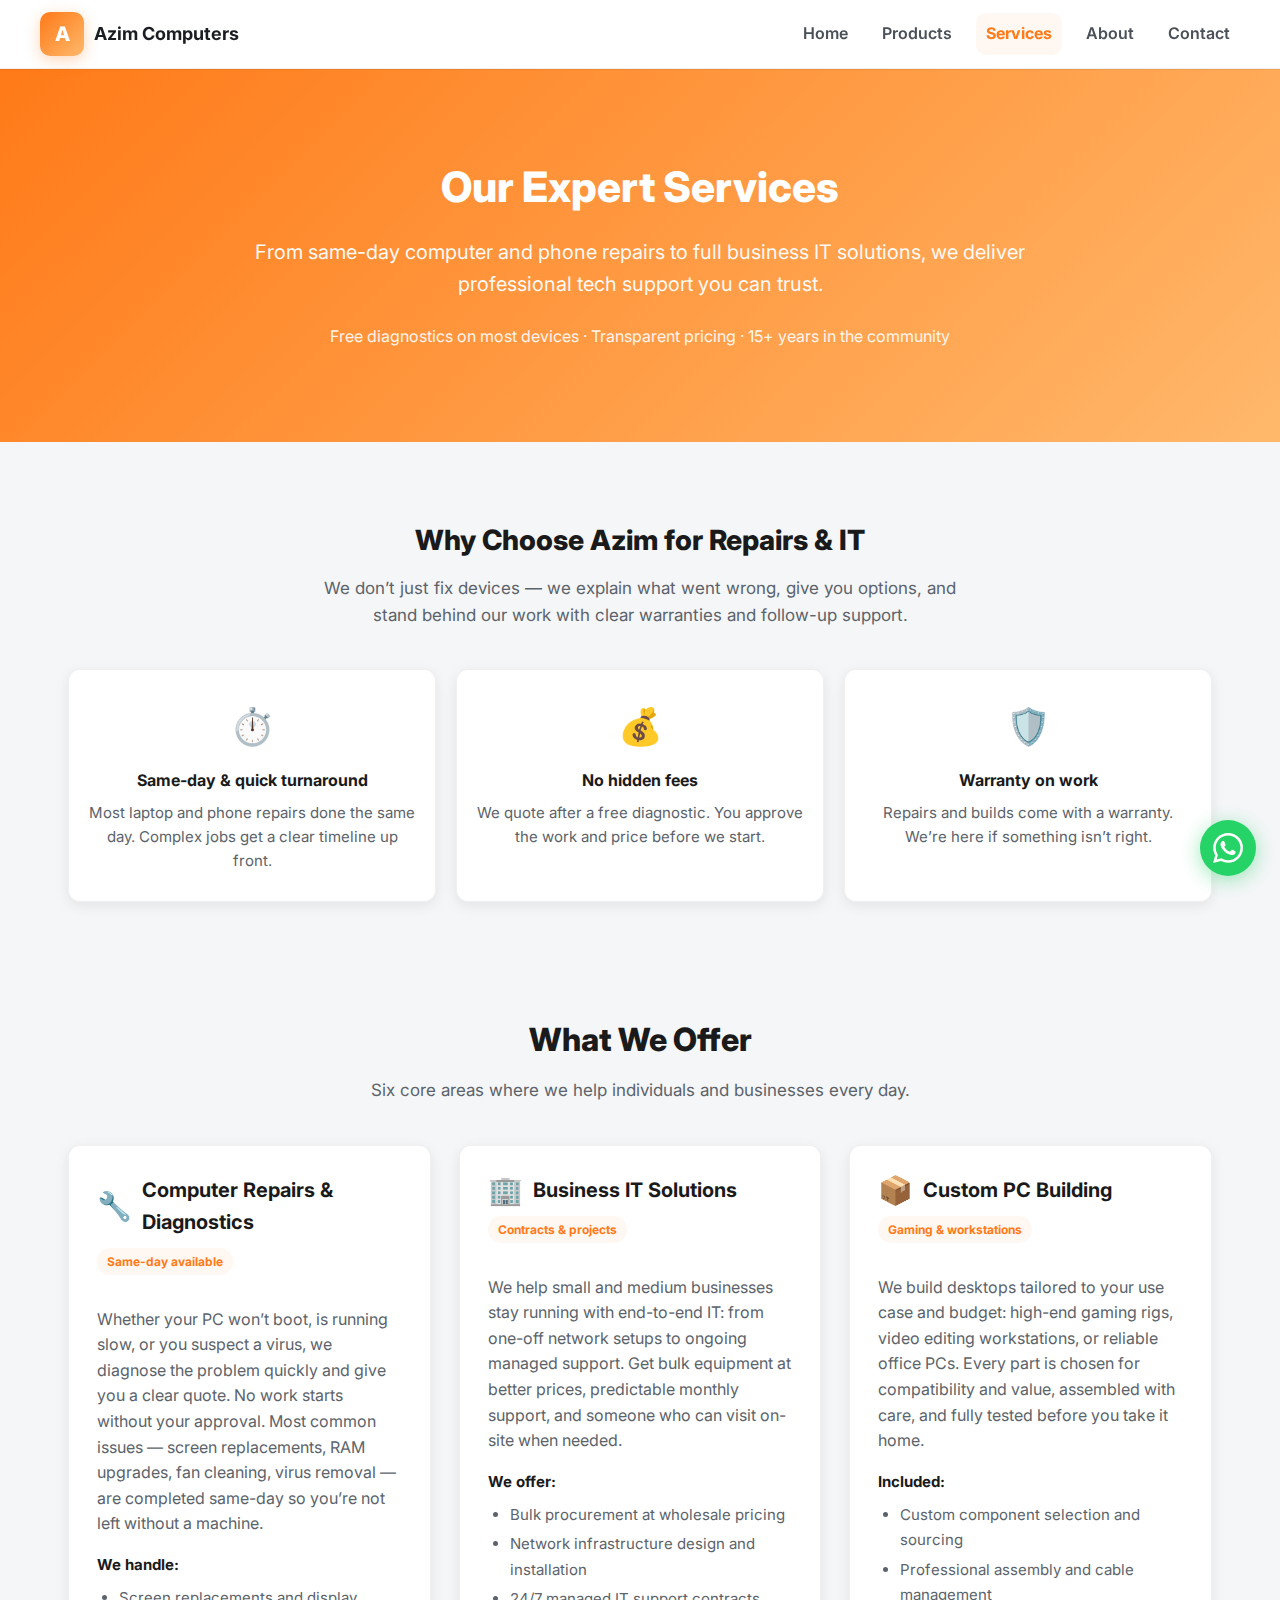
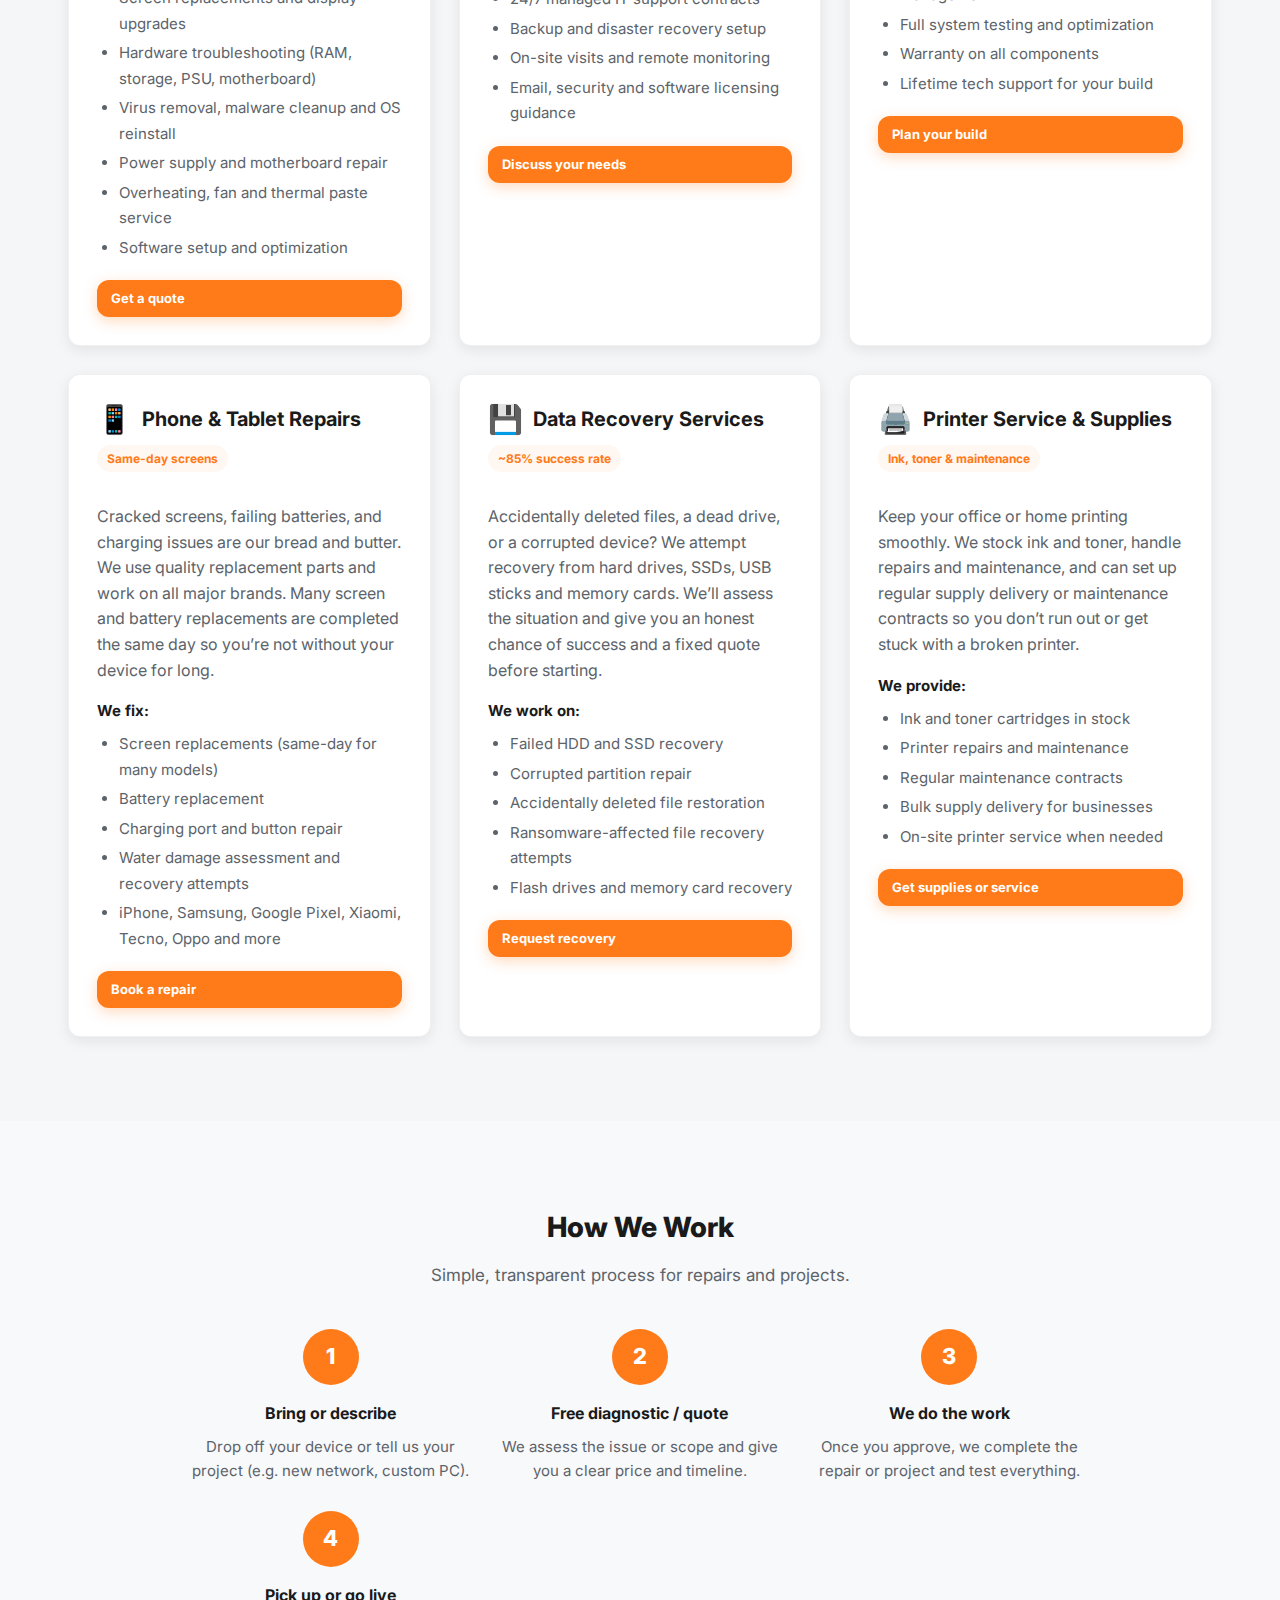
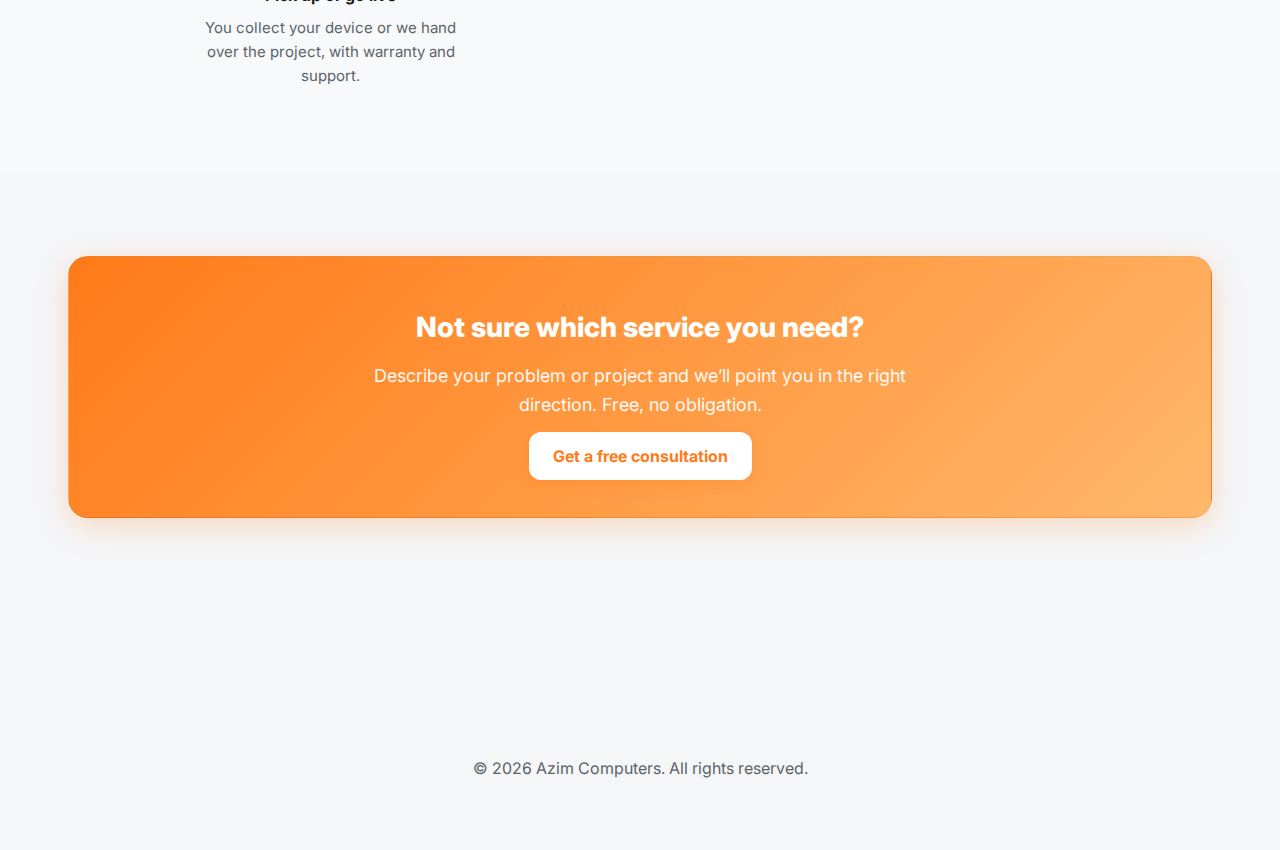
<file: firelight_site/services.html>
<!doctype html>
<html lang="en">
<head>
  <meta charset="utf-8">
  <meta name="viewport" content="width=device-width,initial-scale=1">
  <title>Services — Azim Computers</title>
  <meta name="description" content="Computer repairs, business IT, custom PC building, phone repairs, data recovery and printer services at Azim Computers.">
  <link rel="preconnect" href="https://fonts.googleapis.com">
  <link rel="preconnect" href="https://fonts.gstatic.com" crossorigin>
  <link href="https://fonts.googleapis.com/css2?family=Inter:wght@400;500;600;700;800&display=swap" rel="stylesheet">
  <link rel="stylesheet" href="assets/css/style.css">
</head>
<body>
  <div id="app">
    <header>
      <div class="wrap header-inner">
        <a href="index.html" class="brand">
          <div class="logo">A</div>
          <span style="font-weight: 700; font-size: 18px;">Azim Computers</span>
        </a>
        <nav class="main" id="mainNav">
          <a href="index.html" class="nav-link">Home</a>
          <a href="products.html" class="nav-link">Products</a>
          <a href="services.html" class="nav-link active">Services</a>
          <a href="about.html" class="nav-link">About</a>
          <a href="contact.html" class="nav-link">Contact</a>
        </nav>
        <button class="mobile-toggle" id="mobileToggle" aria-label="Toggle menu">☰</button>
      </div>
    </header>

    <main>
      <!-- Services hero -->
      <section style="background: linear-gradient(135deg, var(--accent), var(--accent-2)); color: #fff; padding: 56px 0 48px;">
        <div class="wrap">
          <div style="text-align: center; max-width: 800px; margin: 0 auto;">
            <h1 style="margin: 0 0 16px; font-size: 42px; font-weight: 800; color: #fff;">Our Expert Services</h1>
            <p style="font-size: 20px; line-height: 1.6; opacity: 0.95; margin: 0 0 24px;">From same-day computer and phone repairs to full business IT solutions, we deliver professional tech support you can trust.</p>
            <p style="font-size: 16px; opacity: 0.9;">Free diagnostics on most devices · Transparent pricing · 15+ years in the community</p>
          </div>
        </div>
      </section>

      <!-- Why our services -->
      <section style="padding: 48px 0 32px;">
        <div class="wrap">
          <div style="text-align: center; margin-bottom: 40px;">
            <h2 style="font-size: 28px; margin: 0 0 12px;">Why Choose Azim for Repairs & IT</h2>
            <p class="muted" style="font-size: 17px; max-width: 680px; margin: 0 auto;">We don’t just fix devices — we explain what went wrong, give you options, and stand behind our work with clear warranties and follow-up support.</p>
          </div>
          <div class="grid-3" style="gap: 20px;">
            <div class="card" style="text-align: center; padding: 28px 20px;">
              <div style="font-size: 36px; margin-bottom: 12px;">⏱️</div>
              <strong style="display: block; margin-bottom: 8px; color: #1a1a1a;">Same-day & quick turnaround</strong>
              <p class="muted" style="margin: 0; font-size: 15px;">Most laptop and phone repairs done the same day. Complex jobs get a clear timeline up front.</p>
            </div>
            <div class="card" style="text-align: center; padding: 28px 20px;">
              <div style="font-size: 36px; margin-bottom: 12px;">💰</div>
              <strong style="display: block; margin-bottom: 8px; color: #1a1a1a;">No hidden fees</strong>
              <p class="muted" style="margin: 0; font-size: 15px;">We quote after a free diagnostic. You approve the work and price before we start.</p>
            </div>
            <div class="card" style="text-align: center; padding: 28px 20px;">
              <div style="font-size: 36px; margin-bottom: 12px;">🛡️</div>
              <strong style="display: block; margin-bottom: 8px; color: #1a1a1a;">Warranty on work</strong>
              <p class="muted" style="margin: 0; font-size: 15px;">Repairs and builds come with a warranty. We’re here if something isn’t right.</p>
            </div>
          </div>
        </div>
      </section>

      <!-- Main services grid -->
      <section id="services" style="padding: 24px 0 56px;">
        <div class="wrap">
          <div style="text-align: center; margin-bottom: 40px;">
            <h2 style="font-size: 32px; margin: 0 0 12px;">What We Offer</h2>
            <p class="muted" style="font-size: 17px; max-width: 700px; margin: 0 auto;">Six core areas where we help individuals and businesses every day.</p>
          </div>
          <div class="services-grid">
            <div class="service-card card">
              <div class="service-card-header">
                <span class="service-icon">🔧</span>
                <h3>Computer Repairs & Diagnostics</h3>
                <span class="service-badge">Same-day available</span>
              </div>
              <p class="muted" style="margin-bottom: 16px; line-height: 1.6;">Whether your PC won’t boot, is running slow, or you suspect a virus, we diagnose the problem quickly and give you a clear quote. No work starts without your approval. Most common issues — screen replacements, RAM upgrades, fan cleaning, virus removal — are completed same-day so you’re not left without a machine.</p>
              <strong style="display: block; margin-bottom: 8px; color: #1a1a1a; font-size: 15px;">We handle:</strong>
              <ul class="service-list">
                <li>Screen replacements and display upgrades</li>
                <li>Hardware troubleshooting (RAM, storage, PSU, motherboard)</li>
                <li>Virus removal, malware cleanup and OS reinstall</li>
                <li>Power supply and motherboard repair</li>
                <li>Overheating, fan and thermal paste service</li>
                <li>Software setup and optimization</li>
              </ul>
              <a href="contact.html" class="btn small" style="margin-top: 16px;">Get a quote</a>
            </div>

            <div class="service-card card">
              <div class="service-card-header">
                <span class="service-icon">🏢</span>
                <h3>Business IT Solutions</h3>
                <span class="service-badge">Contracts & projects</span>
              </div>
              <p class="muted" style="margin-bottom: 16px; line-height: 1.6;">We help small and medium businesses stay running with end-to-end IT: from one-off network setups to ongoing managed support. Get bulk equipment at better prices, predictable monthly support, and someone who can visit on-site when needed.</p>
              <strong style="display: block; margin-bottom: 8px; color: #1a1a1a; font-size: 15px;">We offer:</strong>
              <ul class="service-list">
                <li>Bulk procurement at wholesale pricing</li>
                <li>Network infrastructure design and installation</li>
                <li>24/7 managed IT support contracts</li>
                <li>Backup and disaster recovery setup</li>
                <li>On-site visits and remote monitoring</li>
                <li>Email, security and software licensing guidance</li>
              </ul>
              <a href="contact.html" class="btn small" style="margin-top: 16px;">Discuss your needs</a>
            </div>

            <div class="service-card card">
              <div class="service-card-header">
                <span class="service-icon">📦</span>
                <h3>Custom PC Building</h3>
                <span class="service-badge">Gaming & workstations</span>
              </div>
              <p class="muted" style="margin-bottom: 16px; line-height: 1.6;">We build desktops tailored to your use case and budget: high-end gaming rigs, video editing workstations, or reliable office PCs. Every part is chosen for compatibility and value, assembled with care, and fully tested before you take it home.</p>
              <strong style="display: block; margin-bottom: 8px; color: #1a1a1a; font-size: 15px;">Included:</strong>
              <ul class="service-list">
                <li>Custom component selection and sourcing</li>
                <li>Professional assembly and cable management</li>
                <li>Full system testing and optimization</li>
                <li>Warranty on all components</li>
                <li>Lifetime tech support for your build</li>
              </ul>
              <a href="contact.html" class="btn small" style="margin-top: 16px;">Plan your build</a>
            </div>

            <div class="service-card card">
              <div class="service-card-header">
                <span class="service-icon">📱</span>
                <h3>Phone & Tablet Repairs</h3>
                <span class="service-badge">Same-day screens</span>
              </div>
              <p class="muted" style="margin-bottom: 16px; line-height: 1.6;">Cracked screens, failing batteries, and charging issues are our bread and butter. We use quality replacement parts and work on all major brands. Many screen and battery replacements are completed the same day so you’re not without your device for long.</p>
              <strong style="display: block; margin-bottom: 8px; color: #1a1a1a; font-size: 15px;">We fix:</strong>
              <ul class="service-list">
                <li>Screen replacements (same-day for many models)</li>
                <li>Battery replacement</li>
                <li>Charging port and button repair</li>
                <li>Water damage assessment and recovery attempts</li>
                <li>iPhone, Samsung, Google Pixel, Xiaomi, Tecno, Oppo and more</li>
              </ul>
              <a href="contact.html" class="btn small" style="margin-top: 16px;">Book a repair</a>
            </div>

            <div class="service-card card">
              <div class="service-card-header">
                <span class="service-icon">💾</span>
                <h3>Data Recovery Services</h3>
                <span class="service-badge">~85% success rate</span>
              </div>
              <p class="muted" style="margin-bottom: 16px; line-height: 1.6;">Accidentally deleted files, a dead drive, or a corrupted device? We attempt recovery from hard drives, SSDs, USB sticks and memory cards. We’ll assess the situation and give you an honest chance of success and a fixed quote before starting.</p>
              <strong style="display: block; margin-bottom: 8px; color: #1a1a1a; font-size: 15px;">We work on:</strong>
              <ul class="service-list">
                <li>Failed HDD and SSD recovery</li>
                <li>Corrupted partition repair</li>
                <li>Accidentally deleted file restoration</li>
                <li>Ransomware-affected file recovery attempts</li>
                <li>Flash drives and memory card recovery</li>
              </ul>
              <a href="contact.html" class="btn small" style="margin-top: 16px;">Request recovery</a>
            </div>

            <div class="service-card card">
              <div class="service-card-header">
                <span class="service-icon">🖨️</span>
                <h3>Printer Service & Supplies</h3>
                <span class="service-badge">Ink, toner & maintenance</span>
              </div>
              <p class="muted" style="margin-bottom: 16px; line-height: 1.6;">Keep your office or home printing smoothly. We stock ink and toner, handle repairs and maintenance, and can set up regular supply delivery or maintenance contracts so you don’t run out or get stuck with a broken printer.</p>
              <strong style="display: block; margin-bottom: 8px; color: #1a1a1a; font-size: 15px;">We provide:</strong>
              <ul class="service-list">
                <li>Ink and toner cartridges in stock</li>
                <li>Printer repairs and maintenance</li>
                <li>Regular maintenance contracts</li>
                <li>Bulk supply delivery for businesses</li>
                <li>On-site printer service when needed</li>
              </ul>
              <a href="contact.html" class="btn small" style="margin-top: 16px;">Get supplies or service</a>
            </div>
          </div>
        </div>
      </section>

      <!-- How we work -->
      <section style="background: #f8f9fa; padding: 56px 0;">
        <div class="wrap">
          <div style="text-align: center; margin-bottom: 40px;">
            <h2 style="font-size: 28px; margin: 0 0 12px;">How We Work</h2>
            <p class="muted" style="font-size: 17px; max-width: 600px; margin: 0 auto;">Simple, transparent process for repairs and projects.</p>
          </div>
          <div style="display: grid; grid-template-columns: repeat(auto-fit, minmax(220px, 1fr)); gap: 28px; max-width: 900px; margin: 0 auto;">
            <div style="text-align: center;">
              <div style="width: 56px; height: 56px; border-radius: 50%; background: var(--accent); color: #fff; font-weight: 800; font-size: 22px; display: grid; place-items: center; margin: 0 auto 16px;">1</div>
              <strong style="display: block; margin-bottom: 8px; color: #1a1a1a;">Bring or describe</strong>
              <p class="muted" style="margin: 0; font-size: 15px;">Drop off your device or tell us your project (e.g. new network, custom PC).</p>
            </div>
            <div style="text-align: center;">
              <div style="width: 56px; height: 56px; border-radius: 50%; background: var(--accent); color: #fff; font-weight: 800; font-size: 22px; display: grid; place-items: center; margin: 0 auto 16px;">2</div>
              <strong style="display: block; margin-bottom: 8px; color: #1a1a1a;">Free diagnostic / quote</strong>
              <p class="muted" style="margin: 0; font-size: 15px;">We assess the issue or scope and give you a clear price and timeline.</p>
            </div>
            <div style="text-align: center;">
              <div style="width: 56px; height: 56px; border-radius: 50%; background: var(--accent); color: #fff; font-weight: 800; font-size: 22px; display: grid; place-items: center; margin: 0 auto 16px;">3</div>
              <strong style="display: block; margin-bottom: 8px; color: #1a1a1a;">We do the work</strong>
              <p class="muted" style="margin: 0; font-size: 15px;">Once you approve, we complete the repair or project and test everything.</p>
            </div>
            <div style="text-align: center;">
              <div style="width: 56px; height: 56px; border-radius: 50%; background: var(--accent); color: #fff; font-weight: 800; font-size: 22px; display: grid; place-items: center; margin: 0 auto 16px;">4</div>
              <strong style="display: block; margin-bottom: 8px; color: #1a1a1a;">Pick up or go live</strong>
              <p class="muted" style="margin: 0; font-size: 15px;">You collect your device or we hand over the project, with warranty and support.</p>
            </div>
          </div>
        </div>
      </section>

      <!-- CTA -->
      <section style="padding: 56px 0;">
        <div class="wrap">
          <div class="card" style="background: linear-gradient(135deg, var(--accent), var(--accent-2)); color: #fff; padding: 48px; border-radius: 20px; text-align: center; box-shadow: 0 8px 30px rgba(255,122,24,0.25);">
            <h2 style="color: #fff; font-size: 28px; margin: 0 0 12px;">Not sure which service you need?</h2>
            <p style="font-size: 18px; opacity: 0.95; margin: 0 0 24px; max-width: 560px; margin-left: auto; margin-right: auto;">Describe your problem or project and we’ll point you in the right direction. Free, no obligation.</p>
            <a href="contact.html" class="btn" style="background: #fff; color: var(--accent);">Get a free consultation</a>
          </div>
        </div>
      </section>
    </main>

    <footer style="margin-top: 60px; padding: 40px 0; border-top: 1px solid rgba(255,255,255,0.05);">
      <div class="wrap">
        <div style="text-align: center; padding-top: 24px; border-top: 1px solid rgba(255,255,255,0.05);" class="muted">
          <p style="margin: 0;">© <span id="year">2024</span> Azim Computers. All rights reserved.</p>
        </div>
      </div>
    </footer>
  </div>

  <a href="https://wa.me/254731417841" class="whatsapp-float" target="_blank" rel="noopener noreferrer" aria-label="Chat on WhatsApp" title="Chat on WhatsApp">
    <svg viewBox="0 0 24 24" xmlns="http://www.w3.org/2000/svg"><path d="M17.472 14.382c-.297-.149-1.758-.867-2.03-.967-.273-.099-.471-.148-.67.15-.197.297-.767.966-.94 1.164-.173.199-.347.223-.644.075-.297-.15-1.255-.463-2.39-1.475-.883-.788-1.48-1.761-1.653-2.059-.173-.297-.018-.458.13-.606.134-.133.298-.347.446-.52.149-.174.198-.298.298-.497.099-.198.05-.371-.025-.52-.075-.149-.669-1.612-.916-2.207-.242-.579-.487-.5-.669-.51-.173-.008-.371-.01-.57-.01-.198 0-.52.074-.792.372-.272.297-1.04 1.016-1.04 2.479 0 1.462 1.065 2.875 1.213 3.074.149.198 2.096 3.2 5.077 4.487.709.306 1.262.489 1.694.625.712.227 1.36.195 1.871.118.571-.085 1.758-.719 2.006-1.413.248-.694.248-1.289.173-1.413-.074-.124-.272-.198-.57-.347m-5.421 7.403h-.004a9.87 9.87 0 01-5.031-1.378l-.361-.214-3.741.982.998-3.648-.235-.374a9.86 9.86 0 01-1.51-5.26c.001-5.45 4.436-9.884 9.888-9.884 2.64 0 5.122 1.03 6.988 2.898a9.865 9.865 0 012.893 6.994c-.003 5.45-4.437 9.884-9.885 9.884m8.413-18.297A11.815 11.815 0 0012.05 0C5.495 0 .16 5.335.157 11.892c0 2.096.547 4.142 1.588 5.945L.057 24l6.305-1.654a11.882 11.882 0 005.683 1.448h.005c6.554 0 11.89-5.335 11.893-11.893a11.821 11.821 0 00-3.48-8.413z"/></svg>
  </a>
  <script src="assets/js/nav.js"></script>
</body>
</html>
</file>
<file: firelight_site/assets/css/style.css>
:root{--bg:#f8f9fa;--card:#ffffff;--muted:#5c636a;--accent:#ff7a18;--accent-2:#ffb86b;--glass:rgba(255,122,24,0.06);--radius:12px;--max-w:1200px;--shadow-sm:0 1px 3px rgba(0,0,0,0.06);--shadow:0 4px 14px rgba(0,0,0,0.08);--shadow-lg:0 10px 40px rgba(0,0,0,0.1);font-family:'Inter',system-ui,-apple-system,'Segoe UI',Roboto,sans-serif}
*{box-sizing:border-box}html{scroll-behavior:smooth}html,body{height:100%;margin:0;background:#f5f6f8;color:#1a1d21;line-height:1.6}a{color:var(--accent);text-decoration:none;transition:color 0.2s ease}.a:hover{color:var(--accent-2)}.wrap{max-width:var(--max-w);margin:0 auto;padding:28px}
header{position:sticky;top:0;z-index:60;background:rgba(255,255,255,0.97);backdrop-filter:blur(12px);-webkit-backdrop-filter:blur(12px);box-shadow:0 1px 0 rgba(0,0,0,0.06);border-bottom:1px solid rgba(0,0,0,0.06)}.header-inner{display:flex;align-items:center;justify-content:space-between;gap:12px;padding:12px 0}.brand{display:flex;align-items:center;gap:10px;text-decoration:none;color:inherit}.logo{width:44px;height:44px;border-radius:10px;background:linear-gradient(135deg,var(--accent),var(--accent-2));display:grid;place-items:center;color:#fff;font-weight:800;font-size:20px;box-shadow:0 4px 15px rgba(255,122,24,0.3)}
nav.main{display:flex;gap:14px;align-items:center}nav.main a{padding:8px 10px;border-radius:10px;color:#495057;text-decoration:none;font-weight:600;transition:all 0.3s}nav.main a:hover{color:var(--accent);background:var(--glass)}nav.main a.active{color:var(--accent);background:var(--glass);font-weight:700}.mobile-toggle{display:none;background:none;border:none;font-size:24px;cursor:pointer}
.hero{display:grid;grid-template-columns:1fr 360px;gap:28px;align-items:start;padding:40px 0}.hero h1{font-size:40px;margin:0 0 12px;color:#1a1a1a;font-weight:800;line-height:1.2}.lead{color:#495057;margin:0 0 24px;font-size:18px;line-height:1.6}.cta{display:flex;gap:12px;flex-wrap:wrap}
.btn{background:var(--accent);color:#fff;padding:14px 24px;border-radius:12px;font-weight:700;text-decoration:none;transition:transform 0.2s ease,box-shadow 0.2s ease;border:none;cursor:pointer;box-shadow:0 4px 14px rgba(255,122,24,0.28)}.btn:hover{transform:translateY(-2px);box-shadow:0 6px 20px rgba(255,122,24,0.35)}.btn:focus{outline:none;box-shadow:0 0 0 3px rgba(255,122,24,0.35)}.btn.ghost{background:#fff;border:2px solid var(--accent);color:var(--accent);box-shadow:none}.btn.ghost:hover{background:var(--glass);transform:translateY(-2px)}.btn.ghost:focus{outline:none;box-shadow:0 0 0 3px rgba(255,122,24,0.2)}.btn.small{padding:8px 14px;font-size:13px}.features{display:grid;grid-template-columns:repeat(3,1fr);gap:16px;margin-top:24px}.feature{background:var(--card);padding:20px;border-radius:12px;box-shadow:0 2px 10px rgba(0,0,0,0.05);border:1px solid rgba(255,122,24,0.1);transition:all 0.3s}.feature:hover{transform:translateY(-4px);box-shadow:0 6px 20px rgba(0,0,0,0.1)}.feature strong{color:#1a1a1a;font-size:16px;display:block;margin-bottom:6px}
section{padding:40px 0}h2{margin:0 0 20px;font-size:36px;color:#1a1a1a;font-weight:800}.grid-3{display:grid;grid-template-columns:repeat(auto-fit,minmax(240px,1fr));gap:24px}.grid-4{display:grid;grid-template-columns:repeat(auto-fit,minmax(280px,1fr));gap:24px}.card{background:var(--card);padding:24px;border-radius:12px;box-shadow:var(--shadow);border:1px solid rgba(0,0,0,0.06);transition:box-shadow 0.25s ease,transform 0.25s ease}.card:hover{box-shadow:var(--shadow-lg);transform:translateY(-2px)}
.product{background:var(--card);padding:16px;border-radius:12px;box-shadow:0 2px 10px rgba(0,0,0,0.05);transition:all 0.3s;border:1px solid rgba(0,0,0,0.05);display:flex;flex-direction:column}.product:hover{transform:translateY(-4px);box-shadow:0 8px 25px rgba(0,0,0,0.12)}.product .product-img-wrap{width:100%;height:200px;overflow:hidden;border-radius:8px;margin-bottom:12px;background:#f0f0f0;flex-shrink:0}.product .product-img-wrap img{width:100%;height:100%;object-fit:contain;display:block}.spec{color:var(--muted);font-size:14px;margin:4px 0}.price{font-weight:700;color:var(--accent);font-size:14px;margin:4px 0;line-height:1.3}.split{display:grid;grid-template-columns:1fr 1fr;gap:28px}
.contact-form input,.contact-form textarea,.contact-form select{width:100%;padding:12px;border-radius:8px;border:2px solid #dee2e6;background:#fff;color:#212529;margin-top:6px;transition:all 0.3s;font-size:14px;font-family:inherit}.contact-form input:focus,.contact-form textarea:focus,.contact-form select:focus{outline:none;border-color:var(--accent);box-shadow:0 0 0 3px rgba(255,122,24,0.1)}.contact-form textarea{min-height:120px;resize:vertical}
.admin-shell{background:var(--card);padding:24px;border-radius:12px;box-shadow:0 2px 10px rgba(0,0,0,0.05);border:1px solid rgba(255,122,24,0.15)}table{width:100%;border-collapse:collapse}th,td{padding:12px;border-bottom:1px solid #dee2e6;text-align:left}th{font-weight:700;color:#1a1a1a;background:#f8f9fa}
.badge{display:inline-block;padding:4px 12px;border-radius:20px;font-size:12px;font-weight:700;text-transform:uppercase;letter-spacing:0.5px}.badge.new{background:#d4edda;color:#155724}.badge.sale{background:#fff3cd;color:#856404}.badge.stock{background:#cce5ff;color:#004085}
.stats{display:grid;grid-template-columns:repeat(auto-fit,minmax(150px,1fr));gap:20px;margin:24px 0}.stat-card{background:linear-gradient(135deg,var(--accent),var(--accent-2));color:#fff;padding:24px;border-radius:12px;box-shadow:0 4px 15px rgba(255,122,24,0.25);text-align:center}.stat-number{font-size:36px;font-weight:800;margin:8px 0}.stat-label{font-size:14px;opacity:0.9}
@media (max-width:980px){.hero{grid-template-columns:1fr}.hero h1{font-size:32px}nav.main{display:none;flex-direction:column;position:absolute;top:100%;left:0;right:0;background:var(--card);padding:20px;box-shadow:0 4px 20px rgba(0,0,0,0.1)}.mobile-toggle{display:block}.split{grid-template-columns:1fr}.features{grid-template-columns:1fr}.grid-4{grid-template-columns:1fr}}
.muted{color:var(--muted)}.pill{display:inline-block;padding:8px 14px;border-radius:999px;background:var(--glass);font-weight:700;color:var(--accent);font-size:14px}.map-placeholder{background:#e9ecef;height:200px;border-radius:12px;display:grid;place-items:center;color:var(--muted);border:2px dashed #dee2e6}
.hero-gradient{background:linear-gradient(135deg,var(--accent),var(--accent-2));padding:60px 40px;border-radius:20px;color:#fff;text-align:center;margin-bottom:40px}.hero-gradient h1{color:#fff;font-size:48px;margin-bottom:20px}.hero-gradient p{color:rgba(255,255,255,0.9);font-size:20px}
.services-grid{display:grid;grid-template-columns:repeat(auto-fit,minmax(340px,1fr));gap:28px}.service-card{padding:28px;display:flex;flex-direction:column}.service-card-header{display:flex;flex-wrap:wrap;align-items:center;gap:10px;margin-bottom:16px}.service-icon{font-size:28px;line-height:1}.service-card-header h3{margin:0;font-size:20px;color:#1a1a1a;flex:1;min-width:180px}.service-badge{display:inline-block;padding:4px 10px;border-radius:999px;background:var(--glass);color:var(--accent);font-size:12px;font-weight:700}.service-list{margin:0 0 0 4px;padding-left:18px;color:var(--muted);font-size:15px;line-height:1.7}.service-list li{margin-bottom:4px}
@media (max-width:980px){.services-grid{grid-template-columns:1fr}}
.whatsapp-float{position:fixed;bottom:24px;right:24px;z-index:9999;width:56px;height:56px;border-radius:50%;background:#25D366;color:#fff;display:flex;align-items:center;justify-content:center;box-shadow:0 4px 20px rgba(37,211,102,0.45);transition:transform 0.2s ease,box-shadow 0.2s ease;text-decoration:none}.whatsapp-float:hover{transform:scale(1.08);box-shadow:0 6px 28px rgba(37,211,102,0.5)}.whatsapp-float:focus{outline:none;box-shadow:0 0 0 3px rgba(37,211,102,0.4)}.whatsapp-float svg{width:30px;height:30px;fill:#fff}
</file>
